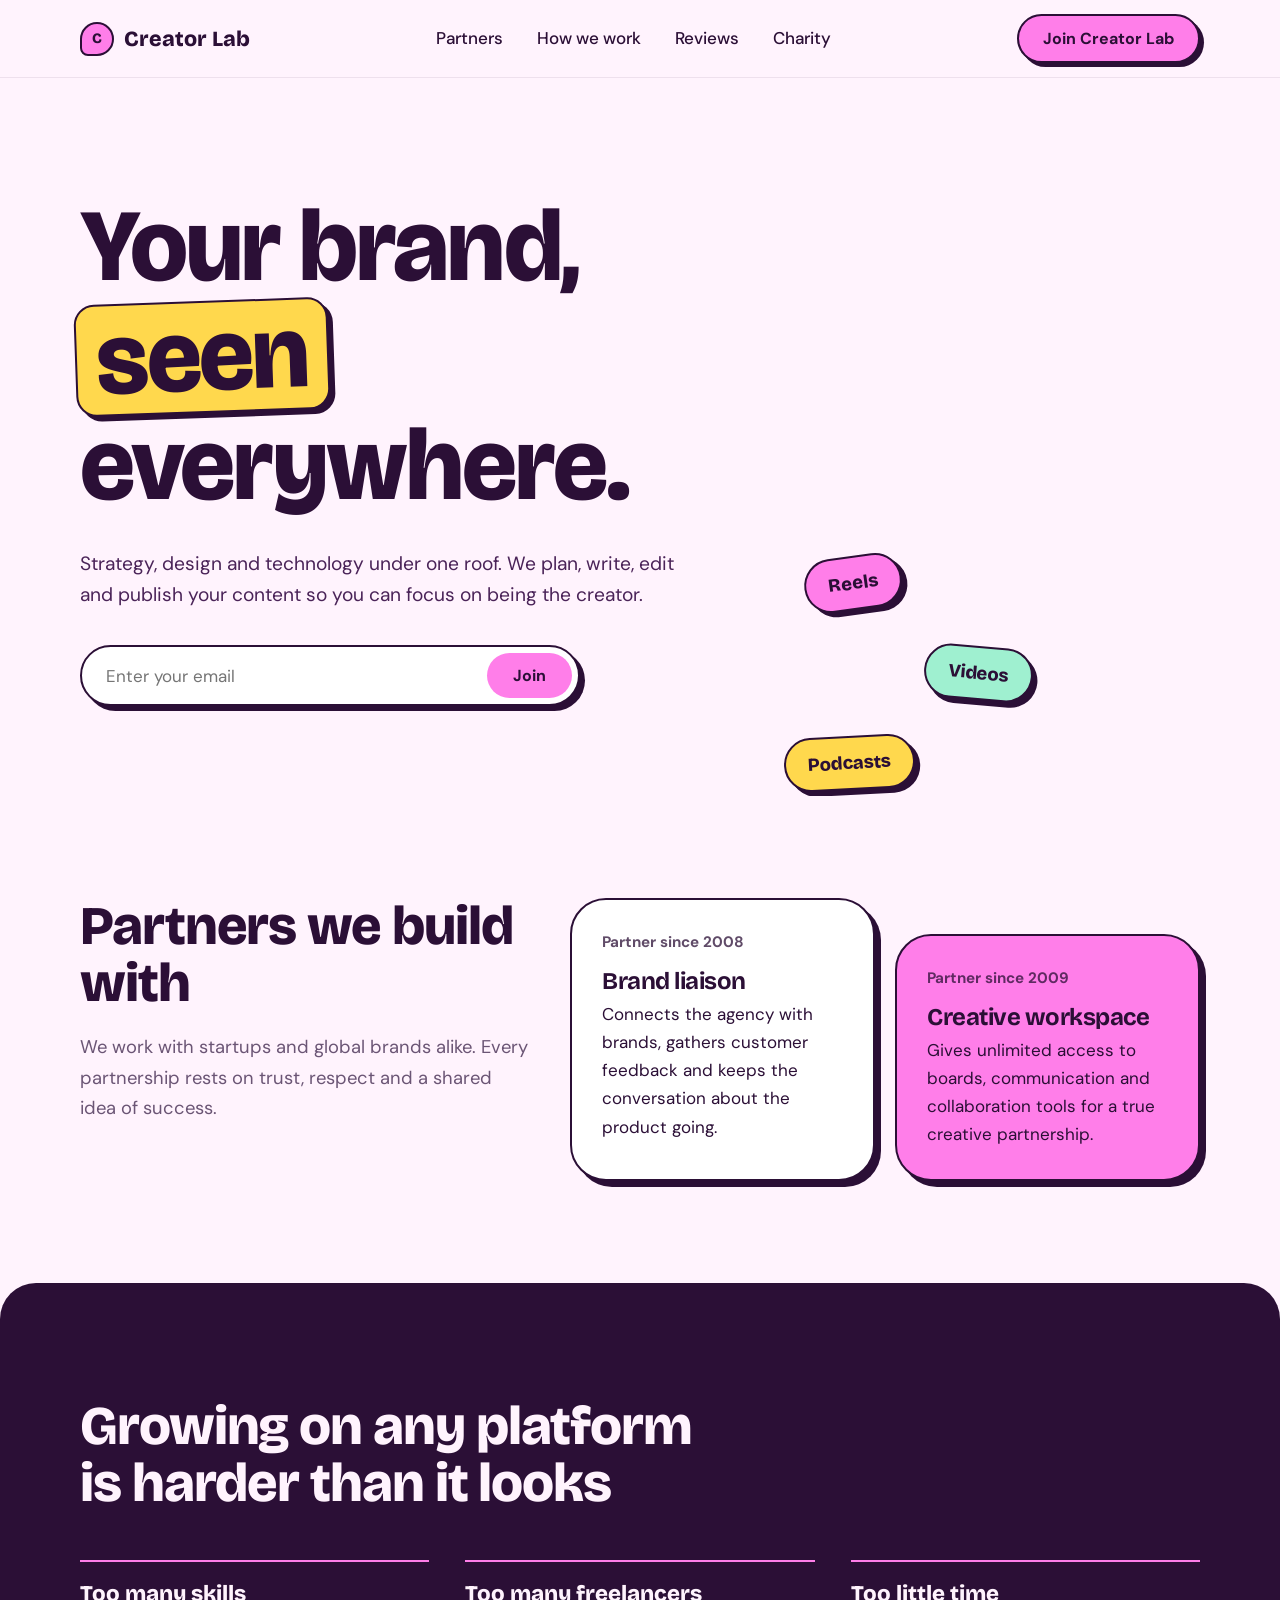
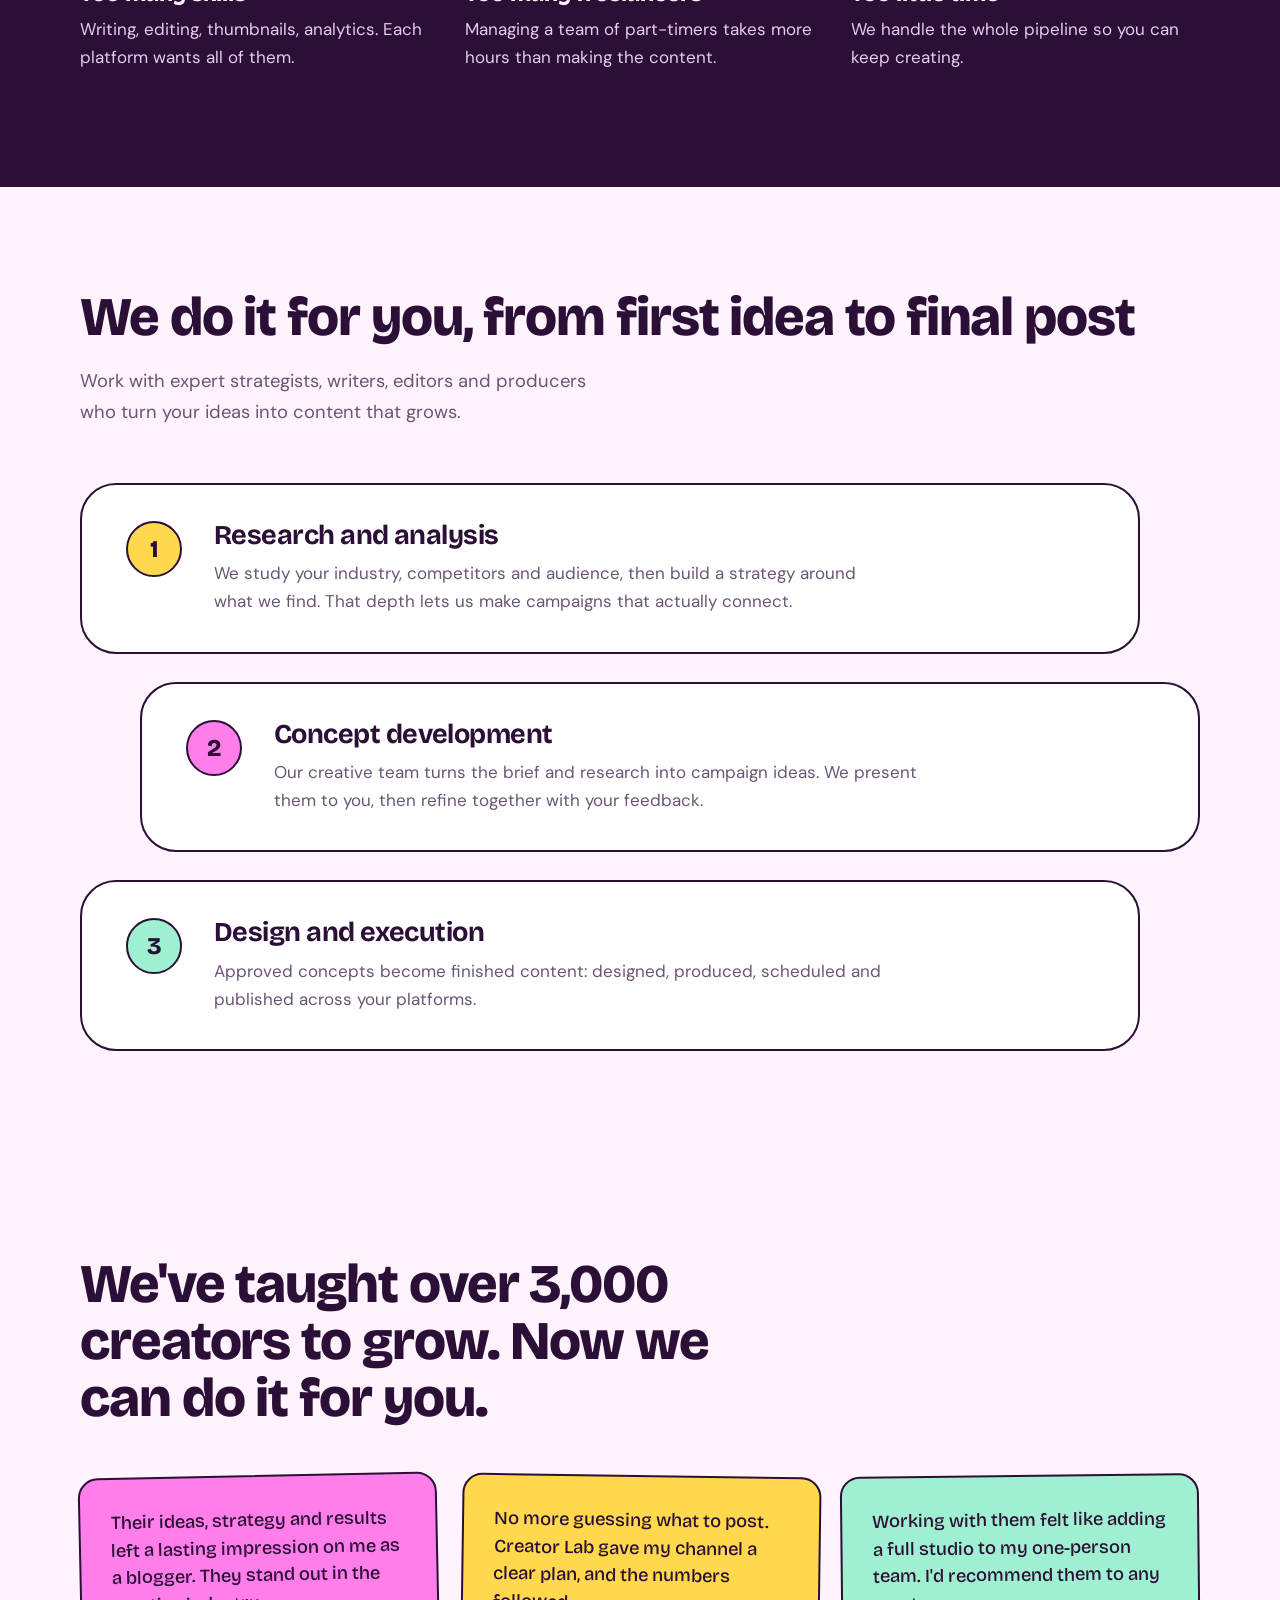
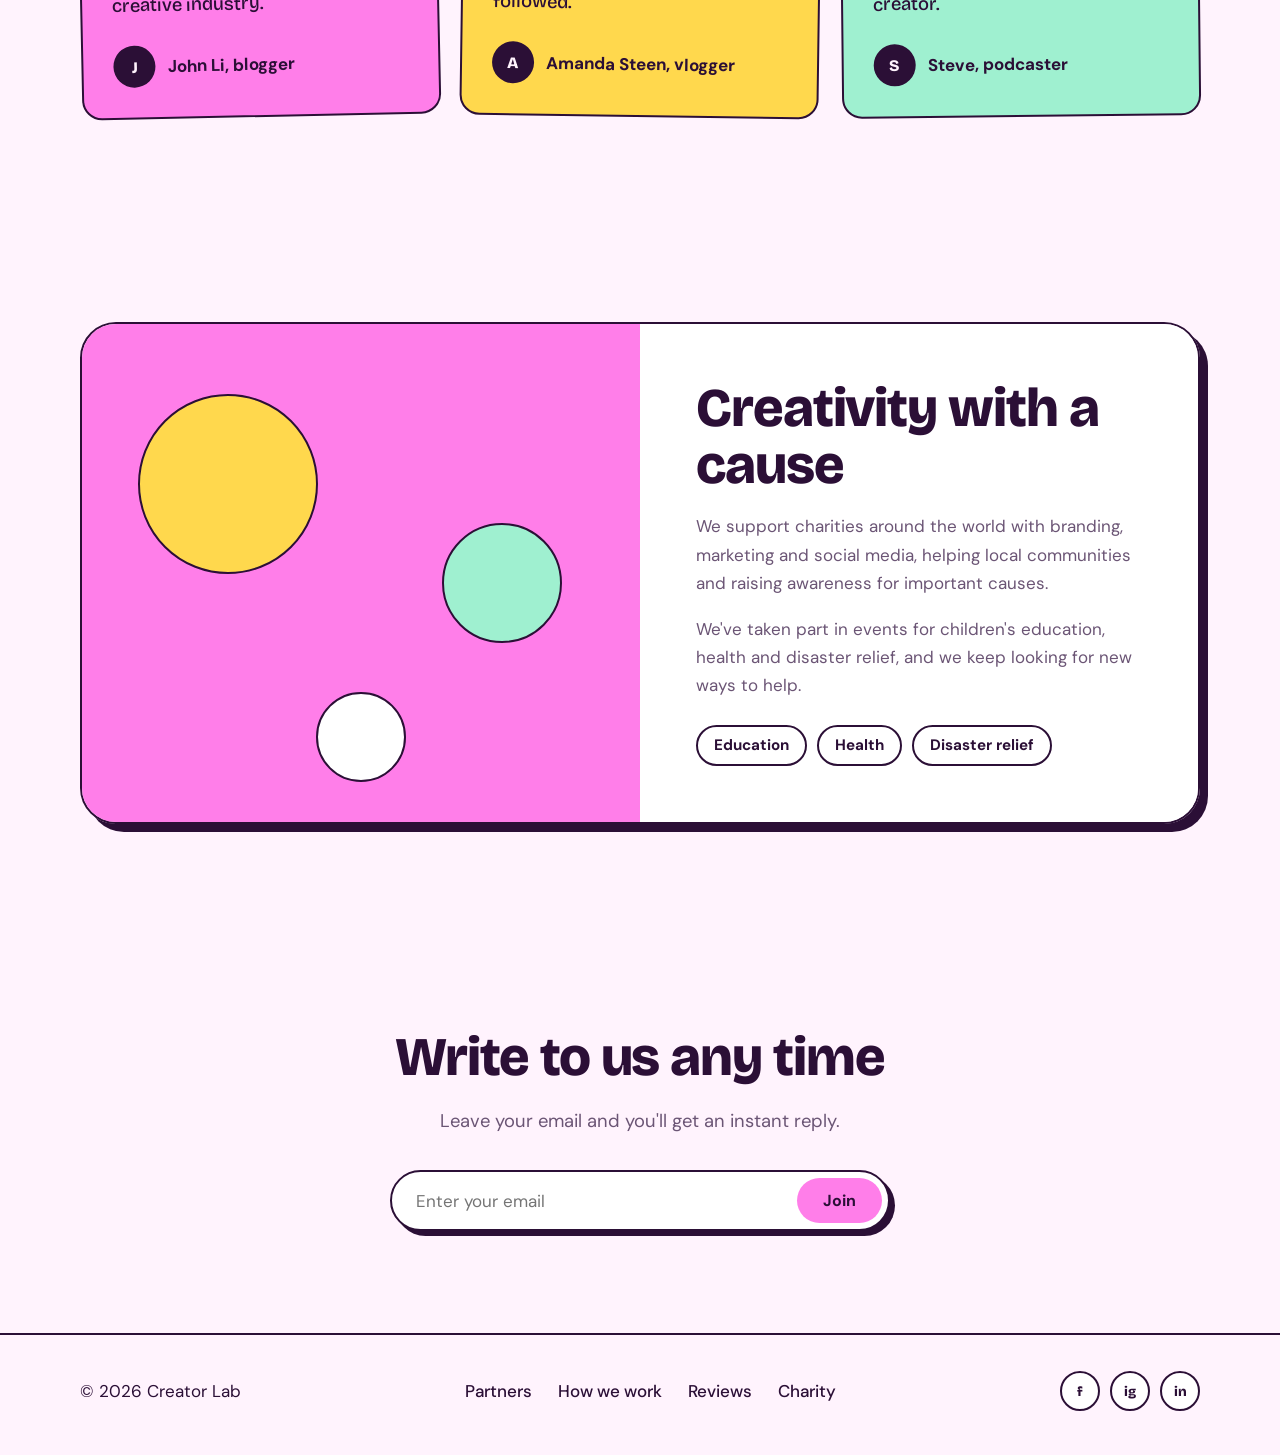
<file: index.html>
<!DOCTYPE html>
<html lang="en">
<head>
<meta charset="UTF-8">
<meta name="viewport" content="width=device-width, initial-scale=1">
<title>Creator Lab | We grow your channel for you</title>
<link rel="preconnect" href="https://fonts.googleapis.com">
<link rel="preconnect" href="https://fonts.gstatic.com" crossorigin>
<link href="https://fonts.googleapis.com/css2?family=Bricolage+Grotesque:opsz,wght@12..96,500;12..96,800&family=DM+Sans:wght@400;500;700&display=swap" rel="stylesheet">
<link rel="stylesheet" href="style.css">
</head>
<body>

<header class="site-header">
  <div class="wrap nav">
    <a class="brand" href="#top"><span class="brand-mark" aria-hidden="true">C</span>Creator Lab</a>
    <nav aria-label="Main">
      <ul>
        <li><a href="#partners">Partners</a></li>
        <li><a href="#process">How we work</a></li>
        <li><a href="#reviews">Reviews</a></li>
        <li><a href="#charity">Charity</a></li>
      </ul>
    </nav>
    <a class="btn" href="#join">Join Creator Lab</a>
  </div>
</header>

<main id="top">
  <section class="hero">
    <div class="wrap">
      <h1>Your brand, <span class="squiggle">seen</span> everywhere.</h1>
      <p class="hero-sub">Strategy, design and technology under one roof. We plan, write, edit and publish your content so you can focus on being the creator.</p>
      <form class="signup" onsubmit="event.preventDefault();this.querySelector('button').textContent='Joined!'">
        <label for="email1" class="sr-only">Email address</label>
        <input id="email1" type="email" placeholder="Enter your email" required>
        <button class="btn" type="submit">Join</button>
      </form>
    </div>
    <div class="wrap sticker-anchor">
      <div class="stickers" aria-hidden="true">
        <span class="sticker">Reels</span><span class="sticker">Videos</span><span class="sticker">Podcasts</span><span class="sticker">Newsletters</span><span class="sticker">Blogs</span>
      </div>
    </div>
  </section>

  <section class="section" id="partners">
    <div class="wrap split">
      <div>
        <h2>Partners we build with</h2>
        <p class="lead">We work with startups and global brands alike. Every partnership rests on trust, respect and a shared idea of success.</p>
      </div>
      <div class="partner-list">
        <article class="partner">
          <p class="since">Partner since 2008</p>
          <h3>Brand liaison</h3>
          <p>Connects the agency with brands, gathers customer feedback and keeps the conversation about the product going.</p>
        </article>
        <article class="partner">
          <p class="since">Partner since 2009</p>
          <h3>Creative workspace</h3>
          <p>Gives unlimited access to boards, communication and collaboration tools for a true creative partnership.</p>
        </article>
      </div>
    </div>
  </section>

  <section class="band" aria-labelledby="problem">
    <div class="wrap">
      <h2 id="problem">Growing on any platform is harder than it looks</h2>
      <div class="band-grid">
        <p><strong>Too many skills</strong>Writing, editing, thumbnails, analytics. Each platform wants all of them.</p>
        <p><strong>Too many freelancers</strong>Managing a team of part-timers takes more hours than making the content.</p>
        <p><strong>Too little time</strong>We handle the whole pipeline so you can keep creating.</p>
      </div>
    </div>
  </section>

  <section class="section process" id="process">
    <div class="wrap">
      <h2>We do it for you, from first idea to final post</h2>
      <p class="lead">Work with expert strategists, writers, editors and producers who turn your ideas into content that grows.</p>
      <ol class="steps">
        <li class="step"><div><h3>Research and analysis</h3><p>We study your industry, competitors and audience, then build a strategy around what we find. That depth lets us make campaigns that actually connect.</p></div></li>
        <li class="step"><div><h3>Concept development</h3><p>Our creative team turns the brief and research into campaign ideas. We present them to you, then refine together with your feedback.</p></div></li>
        <li class="step"><div><h3>Design and execution</h3><p>Approved concepts become finished content: designed, produced, scheduled and published across your platforms.</p></div></li>
      </ol>
    </div>
  </section>

  <section class="section proof" id="reviews">
    <div class="wrap">
      <h2>We've taught over 3,000 creators to grow. Now we can do it for you.</h2>
      <div class="quotes">
        <figure class="quote">
          <p>Their ideas, strategy and results left a lasting impression on me as a blogger. They stand out in the creative industry.</p>
          <footer><span class="avatar">J</span>John Li, blogger</footer>
        </figure>
        <figure class="quote">
          <p>No more guessing what to post. Creator Lab gave my channel a clear plan, and the numbers followed.</p>
          <footer><span class="avatar">A</span>Amanda Steen, vlogger</footer>
        </figure>
        <figure class="quote">
          <p>Working with them felt like adding a full studio to my one-person team. I'd recommend them to any creator.</p>
          <footer><span class="avatar">S</span>Steve, podcaster</footer>
        </figure>
      </div>
    </div>
  </section>

  <section class="section" id="charity">
    <div class="wrap">
      <div class="charity-box">
        <div class="charity-art" aria-hidden="true"><i></i><i></i><i></i></div>
        <div class="charity-copy">
          <h2>Creativity with a cause</h2>
          <p>We support charities around the world with branding, marketing and social media, helping local communities and raising awareness for important causes.</p>
          <p>We've taken part in events for children's education, health and disaster relief, and we keep looking for new ways to help.</p>
          <div class="tags"><span>Education</span><span>Health</span><span>Disaster relief</span></div>
        </div>
      </div>
    </div>
  </section>

  <section class="section cta" id="join">
    <div class="wrap">
      <h2>Write to us any time</h2>
      <p class="lead">Leave your email and you'll get an instant reply.</p>
      <form class="signup" onsubmit="event.preventDefault();this.querySelector('button').textContent='Sent!'">
        <label for="email2" class="sr-only">Email address</label>
        <input id="email2" type="email" placeholder="Enter your email" required>
        <button class="btn" type="submit">Join</button>
      </form>
    </div>
  </section>
</main>

<footer class="site-footer">
  <div class="wrap foot">
    <p>&copy; 2026 Creator Lab</p>
    <ul>
      <li><a href="#partners">Partners</a></li>
      <li><a href="#process">How we work</a></li>
      <li><a href="#reviews">Reviews</a></li>
      <li><a href="#charity">Charity</a></li>
    </ul>
    <div class="social">
      <a href="#" aria-label="Facebook">f</a>
      <a href="#" aria-label="Instagram">ig</a>
      <a href="#" aria-label="LinkedIn">in</a>
    </div>
  </div>
</footer>
</body>
</html>
</file>
<file: style.css>
:root {
    --blush: #fff3fd;
    --paper: #ffffff;
    --plum: #2b0f36;
    --plum-2: #4a2358;
    --orchid: #ff7ee9;
    --orchid-deep: #d94bc2;
    --sun: #ffd84d;
    --mint: #9ff0d0;
    --muted: #6b5575;
    --radius-lg: 36px;
    --radius-md: 20px;
    --display: "Bricolage Grotesque",system-ui,sans-serif;
    --body: "DM Sans",system-ui,sans-serif;
}

*,*::before,*::after {
    box-sizing: border-box;
}

html {
    scroll-behavior: smooth;
}

body {
    margin: 0;
    background: var(--blush);
    color: var(--plum);
    font: 400 1.0625rem/1.65 var(--body);
    -webkit-font-smoothing: antialiased;
}

img {
    max-width: 100%;
    display: block;
}

a {
    color: inherit;
}

:focus-visible {
    outline: 3px solid var(--plum);
    outline-offset: 3px;
    border-radius: 6px;
}

.wrap {
    width: min(1120px,100% - 40px);
    margin-inline: auto;
}

h1,h2,h3 {
    font-family: var(--display);
    line-height: 1.05;
    letter-spacing: -.02em;
    margin: 0;
}

h2 {
    font-size: clamp(2rem,4.6vw,3.4rem);
    font-weight: 800;
}

p {
    margin: 0;
}

/* ==========================================
   1. HEADER / NAVIGATION
   The sticky bar at the top with logo, links and button.
   ========================================== */
.site-header {
    position: sticky;
    top: 0;
    z-index: 10;
    background: rgba(255,243,253,.88);
    backdrop-filter: blur(12px);
    border-bottom: 1px solid rgba(43,15,54,.08);
}

.nav {
    display: flex;
    align-items: center;
    justify-content: space-between;
    padding: 14px 0;
    gap: 20px;
}

.brand {
    display: flex;
    align-items: center;
    gap: 10px;
    font: 800 1.35rem var(--display);
    text-decoration: none;
}

.brand-mark {
    width: 34px;
    height: 34px;
    border-radius: 50% 50% 50% 8px;
    background: var(--orchid);
    border: 2px solid var(--plum);
    display: grid;
    place-items: center;
    font-size: .9rem;
}

.nav ul {
    display: flex;
    gap: 30px;
    list-style: none;
    margin: 0;
    padding: 0;
}

.nav ul a {
    text-decoration: none;
    font-weight: 500;
    padding: 6px 2px;
    background: linear-gradient(var(--orchid),var(--orchid)) 0 100%/0 3px no-repeat;
    transition: background-size .25s;
}

.nav ul a:hover {
    background-size: 100% 3px;
}

.btn {
    display: inline-block;
    font: 700 1rem var(--body);
    text-decoration: none;
    border: 2px solid var(--plum);
    border-radius: 999px;
    padding: 12px 24px;
    background: var(--orchid);
    color: var(--plum);
    cursor: pointer;
    box-shadow: 4px 4px 0 var(--plum);
    transition: transform .15s,box-shadow .15s;
}

.btn:hover {
    transform: translate(2px,2px);
    box-shadow: 2px 2px 0 var(--plum);
}

.btn:active {
    transform: translate(4px,4px);
    box-shadow: 0 0 0 var(--plum);
}

/* ==========================================
   2. HERO
   The big first section with headline and email box.
   ========================================== */
.hero {
    padding: clamp(56px,9vw,120px) 0 clamp(48px,7vw,90px);
    position: relative;
    overflow: hidden;
}

.hero h1 {
    font-size: clamp(2.6rem,8.2vw,6.4rem);
    font-weight: 800;
    max-width: 11ch;
}

.hero h1 .squiggle {
    display: inline-block;
    padding: 0 .18em;
    margin: 0 -.05em;
    background: var(--sun);
    border-radius: .2em;
    transform: rotate(-2deg);
    box-shadow: 5px 5px 0 var(--plum);
    border: 2px solid var(--plum);
}

.hero-sub {
    max-width: 46ch;
    margin: 28px 0 34px;
    font-size: 1.2rem;
    color: var(--plum-2);
}

.signup {
    display: flex;
    gap: 8px;
    max-width: 500px;
    background: var(--paper);
    border: 2px solid var(--plum);
    border-radius: 999px;
    padding: 6px;
    box-shadow: 5px 5px 0 var(--plum);
}

.signup input {
    flex: 1;
    min-width: 0;
    border: 0;
    background: none;
    font: inherit;
    padding: 0 18px;
    color: var(--plum);
}

.signup input:focus {
    outline: none;
}

.signup:focus-within {
    box-shadow: 5px 5px 0 var(--orchid-deep);
}

.signup .btn {
    box-shadow: none;
    border-width: 0;
    padding: 12px 26px;
}

.signup .btn:hover {
    transform: none;
    background: var(--sun);
}

.stickers {
    position: absolute;
    right: 0;
    top: 50%;
    transform: translateY(-50%);
    width: min(430px,38%);
    display: none;
}

.sticker {
    position: absolute;
    padding: 14px 22px;
    border: 2px solid var(--plum);
    border-radius: 999px;
    font: 800 1.15rem var(--display);
    box-shadow: 5px 5px 0 var(--plum);
}

.sticker:nth-child(1) {
    background: var(--orchid);
    top: -150px;
    left: 30px;
    transform: rotate(-8deg);
}

.sticker:nth-child(2) {
    background: var(--mint);
    top: -60px;
    left: 150px;
    transform: rotate(5deg);
}

.sticker:nth-child(3) {
    background: var(--sun);
    top: 30px;
    left: 10px;
    transform: rotate(-3deg);
}

.sticker:nth-child(4) {
    background: var(--paper);
    top: 120px;
    left: 130px;
    transform: rotate(7deg);
}

.sticker:nth-child(5) {
    background: var(--plum);
    color: var(--blush);
    top: 210px;
    left: 20px;
    transform: rotate(-6deg);
}

@media(min-width:960px) {
    .stickers {
        display: block;
    }
}

@media(prefers-reduced-motion:no-preference) {
    .sticker {
        animation: pop .6s cubic-bezier(.3,1.5,.5,1) backwards;
    }
    .sticker:nth-child(2) {
        animation-delay: .12s;
    }
    .sticker:nth-child(3) {
        animation-delay: .24s;
    }
    .sticker:nth-child(4) {
        animation-delay: .36s;
    }
    .sticker:nth-child(5) {
        animation-delay: .48s;
    }
}

@keyframes pop {
    from {
        opacity: 0;
        scale: .4;
    }
}

/* ==========================================
   3. PARTNERS
   Shared section spacing, two-column layout and partner cards.
   ========================================== */
.section {
    padding: clamp(56px,8vw,110px) 0;
}

.split {
    display: grid;
    gap: 40px;
    grid-template-columns: 1fr;
}

@media(min-width:900px) {
    .split {
        grid-template-columns: 5fr 7fr;
        align-items: start;
    }
}

.lead {
    color: var(--muted);
    font-size: 1.15rem;
    margin-top: 20px;
    max-width: 42ch;
}

.partner-list {
    display: grid;
    gap: 20px;
}

@media(min-width:600px) {
    .partner-list {
        grid-template-columns: 1fr 1fr;
    }
}

.partner {
    background: var(--paper);
    border: 2px solid var(--plum);
    border-radius: var(--radius-lg);
    padding: 30px;
    box-shadow: 6px 6px 0 var(--plum);
}

.partner:nth-child(2) {
    background: var(--orchid);
    margin-top: 0;
}

@media(min-width:600px) {
    .partner:nth-child(2) {
        margin-top: 36px;
    }
}

.partner h3 {
    font-size: 1.5rem;
    margin-bottom: 6px;
}

.since {
    font-weight: 700;
    font-size: .95rem;
    margin-bottom: 14px;
    opacity: .75;
}

/* ==========================================
   4. PROBLEM BAND
   Dark purple section explaining the problem.
   ========================================== */
.band {
    background: var(--plum);
    color: var(--blush);
    border-radius: var(--radius-lg) var(--radius-lg) 0 0;
    padding: clamp(60px,9vw,120px) 0;
    position: relative;
    overflow: hidden;
}

.band h2 {
    max-width: 18ch;
}

.band-grid {
    display: grid;
    gap: 36px;
    margin-top: 48px;
}

@media(min-width:800px) {
    .band-grid {
        grid-template-columns: 1fr 1fr 1fr;
    }
}

.band-grid p {
    color: #e6cbee;
    border-top: 2px solid var(--orchid);
    padding-top: 18px;
}

.band-grid strong {
    display: block;
    font: 800 1.4rem var(--display);
    color: var(--blush);
    margin-bottom: 8px;
}

/* ==========================================
   5. PROCESS STEPS
   The three numbered steps.
   ========================================== */
.process {
    background: var(--blush);
}

.steps {
    list-style: none;
    margin: 56px 0 0;
    padding: 0;
    display: grid;
    gap: 28px;
    counter-reset: step;
}

.step {
    display: grid;
    gap: 22px;
    background: var(--paper);
    border: 2px solid var(--plum);
    border-radius: var(--radius-lg);
    padding: 32px;
    counter-increment: step;
    position: relative;
}

.step::before {
    content: counter(step);
    width: 56px;
    height: 56px;
    border-radius: 50%;
    background: var(--sun);
    border: 2px solid var(--plum);
    display: grid;
    place-items: center;
    font: 800 1.5rem var(--display);
}

.step:nth-child(2)::before {
    background: var(--orchid);
}

.step:nth-child(3)::before {
    background: var(--mint);
}

.step h3 {
    font-size: 1.7rem;
    margin-bottom: 10px;
}

.step p {
    color: var(--muted);
    max-width: 56ch;
}

@media(min-width:800px) {
    .step {
        grid-template-columns: 56px 1fr;
        gap: 32px;
        align-items: start;
        padding: 36px 44px;
    }
    .step:nth-child(even) {
        margin-left: 60px;
    }
    .step:nth-child(odd) {
        margin-right: 60px;
    }
}

/* ==========================================
   6. TESTIMONIALS
   Colourful review cards.
   ========================================== */
.proof h2 {
    max-width: 20ch;
}

.quotes {
    display: grid;
    gap: 22px;
    margin-top: 48px;
}

@media(min-width:860px) {
    .quotes {
        grid-template-columns: repeat(3,1fr);
    }
}

.quote {
    margin: 0;
    padding: 30px;
    border-radius: var(--radius-md);
    border: 2px solid var(--plum);
    background: var(--paper);
    display: flex;
    flex-direction: column;
    justify-content: space-between;
    gap: 26px;
}

.quote:nth-child(1) {
    background: var(--orchid);
    transform: rotate(-1.2deg);
}

.quote:nth-child(2) {
    background: var(--sun);
    transform: rotate(.8deg);
}

.quote:nth-child(3) {
    background: var(--mint);
    transform: rotate(-.6deg);
}

.quote p {
    font: 500 1.15rem/1.5 var(--display);
}

.quote footer {
    display: flex;
    align-items: center;
    gap: 12px;
    font-weight: 700;
}

.avatar {
    width: 42px;
    height: 42px;
    border-radius: 50%;
    background: var(--plum);
    color: var(--blush);
    display: grid;
    place-items: center;
    font: 800 1rem var(--display);
}

@media(max-width:859px) {
    .quote {
        transform: none!important;
    }
}

/* ==========================================
   7. CHARITY
   Image-style block plus text.
   ========================================== */
.charity-box {
    display: grid;
    gap: 0;
    border: 2px solid var(--plum);
    border-radius: var(--radius-lg);
    overflow: hidden;
    box-shadow: 8px 8px 0 var(--plum);
}

@media(min-width:800px) {
    .charity-box {
        grid-template-columns: 1fr 1fr;
    }
}

.charity-art {
    background: var(--orchid);
    min-height: 240px;
    position: relative;
    overflow: hidden;
}

.charity-art i {
    position: absolute;
    border: 2px solid var(--plum);
    border-radius: 50%;
}

.charity-art i:nth-child(1) {
    width: 180px;
    height: 180px;
    background: var(--sun);
    left: 10%;
    top: 14%;
}

.charity-art i:nth-child(2) {
    width: 120px;
    height: 120px;
    background: var(--mint);
    right: 14%;
    top: 40%;
}

.charity-art i:nth-child(3) {
    width: 90px;
    height: 90px;
    background: var(--paper);
    left: 42%;
    bottom: 8%;
}

.charity-copy {
    background: var(--paper);
    padding: clamp(28px,5vw,56px);
}

.charity-copy p {
    margin-top: 18px;
    color: var(--muted);
}

.tags {
    display: flex;
    flex-wrap: wrap;
    gap: 10px;
    margin-top: 26px;
}

.tags span {
    border: 2px solid var(--plum);
    border-radius: 999px;
    padding: 6px 16px;
    font-weight: 700;
    font-size: .95rem;
}

/* ==========================================
   8. CONTACT + FOOTER
   Final email form and the bottom bar.
   ========================================== */
.cta {
    text-align: center;
}

.cta h2 {
    max-width: 16ch;
    margin-inline: auto;
}

.cta .lead {
    margin-inline: auto;
    text-align: center;
}

.cta .signup {
    margin: 34px auto 0;
}

.site-footer {
    padding: 36px 0 44px;
    border-top: 2px solid var(--plum);
}

.foot {
    display: flex;
    flex-wrap: wrap;
    gap: 20px 40px;
    align-items: center;
    justify-content: space-between;
}

.foot ul {
    display: flex;
    flex-wrap: wrap;
    gap: 8px 26px;
    list-style: none;
    margin: 0;
    padding: 0;
}

.foot a {
    text-decoration: none;
    font-weight: 500;
}

.foot a:hover {
    text-decoration: underline;
    text-decoration-thickness: 3px;
    text-decoration-color: var(--orchid-deep);
}

.social {
    display: flex;
    gap: 10px;
}

.social a {
    width: 40px;
    height: 40px;
    border: 2px solid var(--plum);
    border-radius: 50%;
    display: grid;
    place-items: center;
    font: 800 .85rem var(--display);
    background: var(--paper);
    transition: background .2s;
}

.social a:hover {
    background: var(--orchid);
    text-decoration: none;
}

@media(max-width:760px) {
    .nav ul {
        display: none;
    }
    .nav .btn {
        padding: 10px 18px;
    }
    .signup {
        flex-direction: column;
        border-radius: var(--radius-md);
        padding: 10px;
    }
    .signup input {
        padding: 12px 14px;
    }
}

/* ---------- Helper classes ---------- */
/* Hides text visually but keeps it for screen readers (used on form labels). */
.sr-only {
    position: absolute;
    left: -9999px;
}

/* Zero-height wrapper that lets the stickers float over the hero. */
.sticker-anchor {
    position: relative;
    height: 0;
}
</file>
